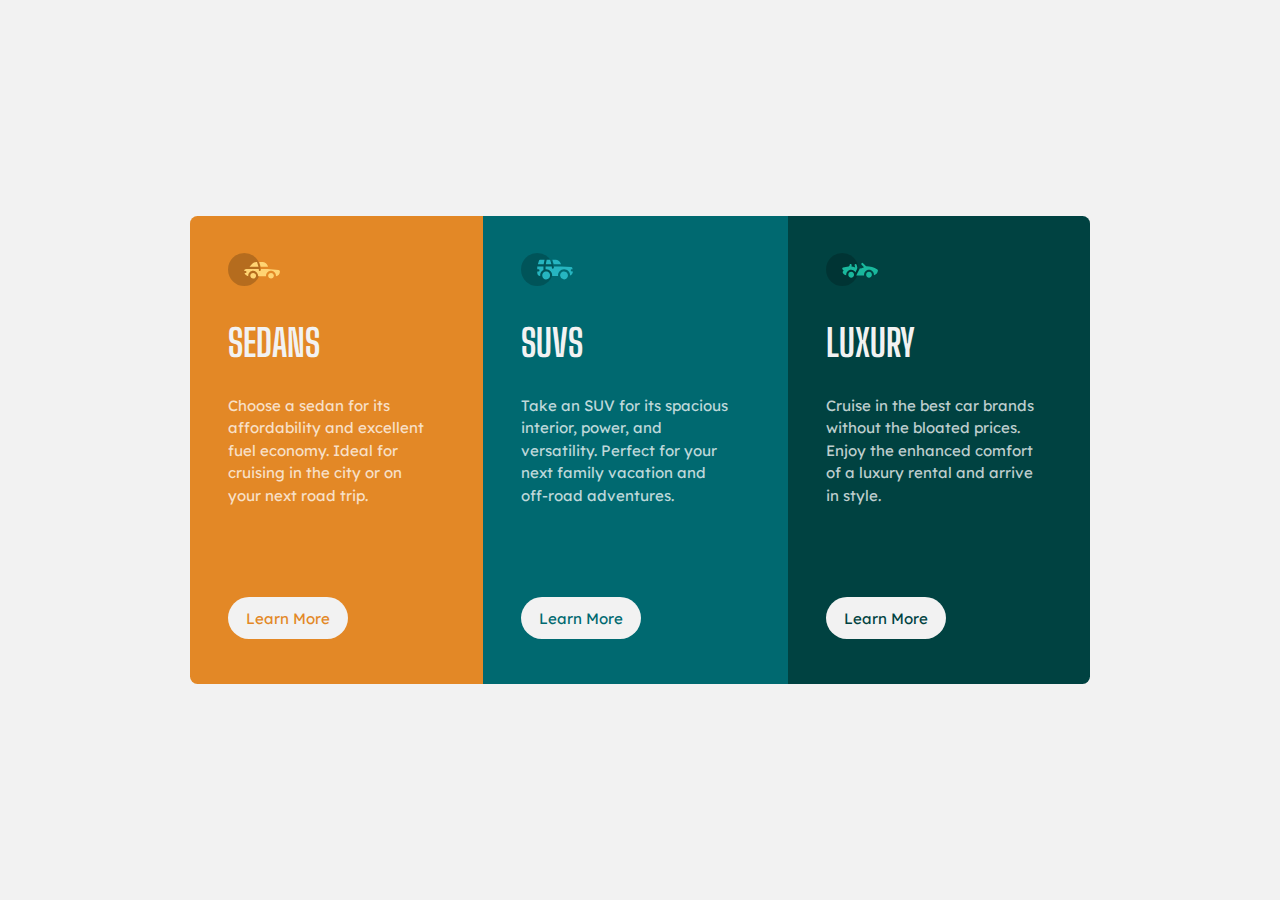
<file: column-card-component/index.html>
<!DOCTYPE html>
<html lang="en">
	<head>
		<meta charset="UTF-8">
		<meta name="viewport" content="width=device-width, initial-scale=1.0">
		<link rel="icon" type="image/png" sizes="32x32" href="./assets/images/favicon-32x32.png">
		<link rel="stylesheet" href="assets/css/style.css">
		<title>3-column preview card component</title>
	</head>

	<body>
		<main class="container">
				<section class="card01">
					<img src="assets/images/icon-sedans.svg" alt="icon-sedans">
					<h2>SEDANS</h2>
					<p>Choose a sedan for its affordability and excellent fuel economy. Ideal for cruising in the city or on your next road trip.</p>
					<div class="btn"><a href="#">Learn More</a></div>
				</section>

				<section class="card02">
					<img src="assets/images/icon-suvs.svg" alt="icon-suvs">
					<h2>SUVS</h2>
					<p>Take an SUV for its spacious interior, power, and versatility. Perfect for your next family vacation and off-road adventures.</p>
					<div class="btn"><a href="#">Learn More</a></div>
				</section>

				<section class="card03">
					<img src="assets/images/icon-luxury.svg" alt="icon-luxury">
					<h2>LUXURY</h2>
					<p>Cruise in the best car brands without the bloated prices. Enjoy the enhanced comfort of a luxury rental and arrive in style.</p>
					<div class="btn"><a href="#">Learn More</a></div>
				</section>
		</main>
	</body>
</html>
</file>
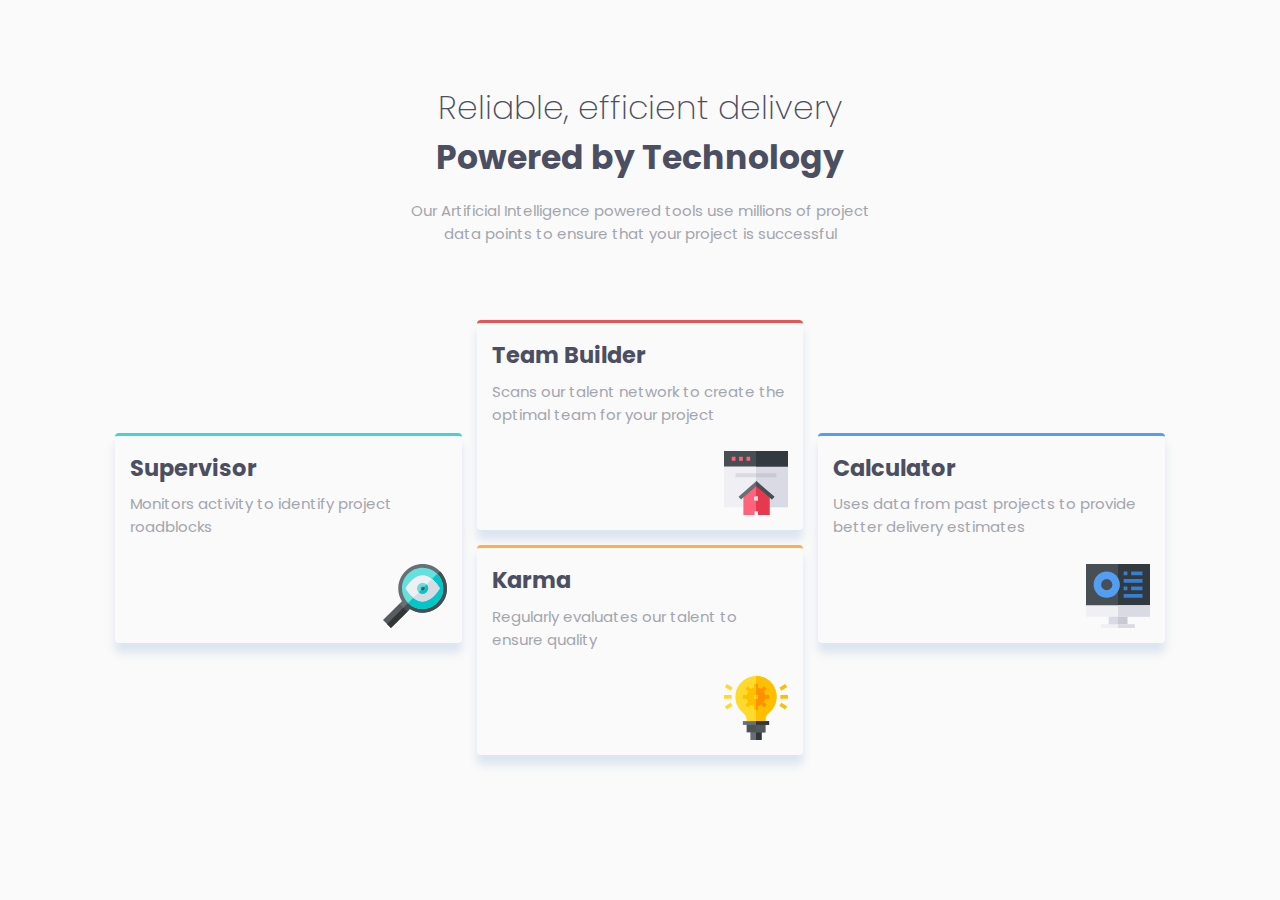
<file: four-card-component/index.html>
<!DOCTYPE html>
<html lang="en">
	<head>
		<meta charset="UTF-8">
		<meta name="viewport" content="width=device-width, initial-scale=1.0">
		<link rel="icon" type="image/png" sizes="32x32" href="./assets/images/favicon-32x32.png">
		<link rel="stylesheet" href="assets/css/style.css">
		<title>Four card feature section</title>
	</head>

	<body>
		<main class="container">
			<section class="top-content">
				<h1>
					<span>Reliable, efficient delivery</span><br>Powered by Technology
				</h1>

				<p>Our Artificial Intelligence powered tools use millions of project data points to ensure that your project is successful</p>
			</section>

			<section class="cards">
				<div class="card">
					<h2>Supervisor</h2>
					<p>Monitors activity to identify project roadblocks</p>
					<img src="./assets/images/icon-supervisor.svg" alt="icon-supervisor">
				</div>

				<div class="middle">
					<div class="card">
						<h2>Team Builder</h2>
						<p>Scans our talent network to create the optimal team for your project</p>
						<img src="./assets/images/icon-team-builder.svg" alt="icon-team-builder">
					</div>

					<div class="card">
						<h2>Karma</h2>
						<p>Regularly evaluates our talent to ensure quality</p>
						<img src="./assets/images/icon-karma.svg" alt="icon-karma">
					</div>
				</div>

				<div class="card">
					<h2>Calculator</h2>
					<p>Uses data from past projects to provide better delivery estimates</p>
					<img src="./assets/images/icon-calculator.svg" alt="icon-calculator">
				</div>
			</section>
		</main>
	</body>
</html>
</file>
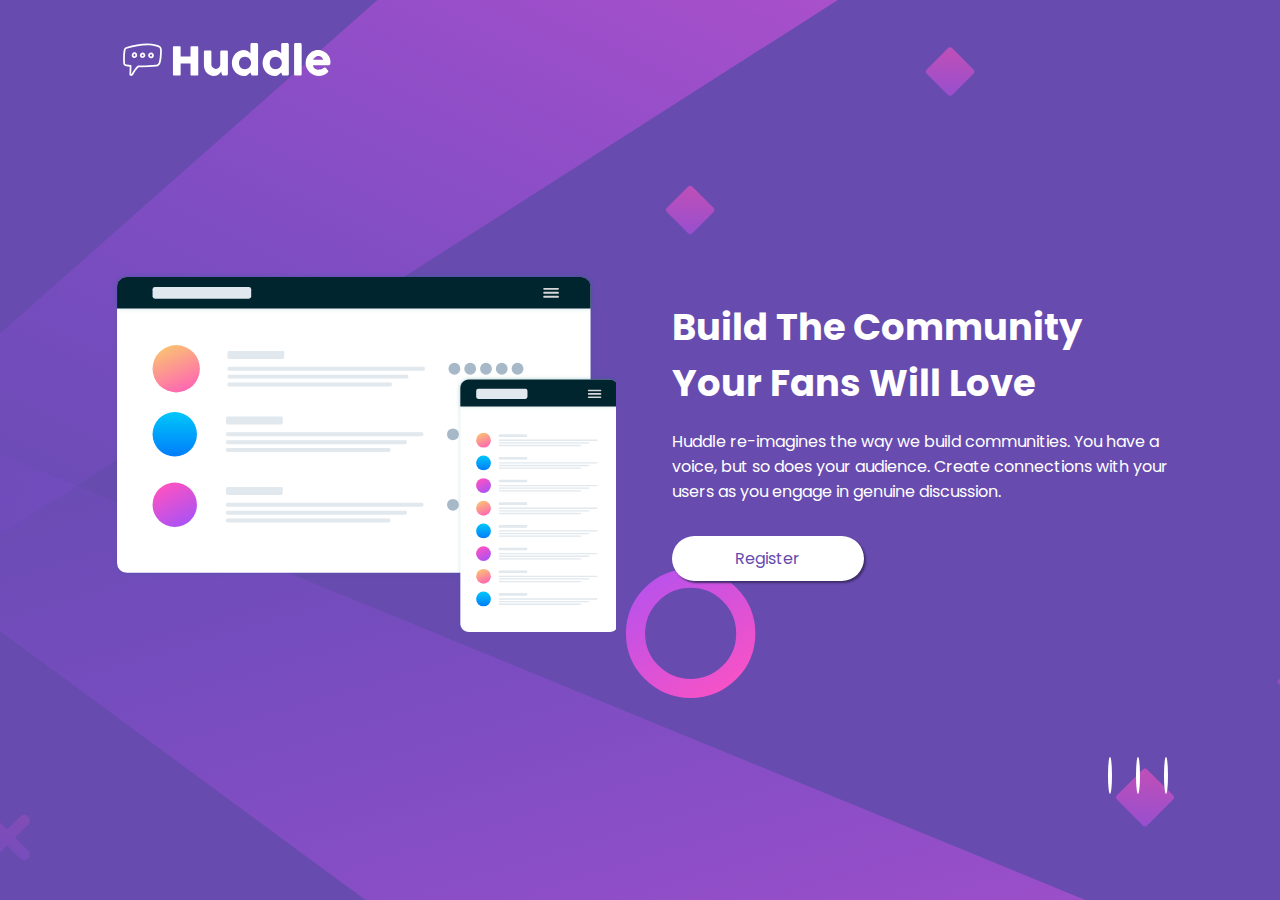
<file: huddle-landing-page/index.html>
<!DOCTYPE html>
<html lang="en">
	<head>
		<meta charset="UTF-8">
		<meta name="viewport" content="width=device-width, initial-scale=1.0">
		<link rel="icon" type="image/png" sizes="32x32" href="./assets/images/favicon-32x32.png">
		<link rel="stylesheet" href="https://cdnjs.cloudflare.com/ajax/libs/font-awesome/6.4.0/css/all.min.css" integrity="sha512-iecdLmaskl7CVkqkXNQ/ZH/XLlvWZOJyj7Yy7tcenmpD1ypASozpmT/E0iPtmFIB46ZmdtAc9eNBvH0H/ZpiBw==" crossorigin="anonymous" referrerpolicy="no-referrer"/>
		<link rel="stylesheet" href="assets/css/style.css">
		<title>Huddle landing page with single introductory section</title>
	</head>

	<body>
		<div class="container">
			<header>
				<img src="./assets/images/logo.svg" alt="logo">
			</header>

			<main>
				<section class="image">
					<img src="./assets/images/illustration-mockups.svg" alt="illustration-mockups">
				</section>

				<section class="content">
					<h1>Build The Community Your Fans Will Love</h1>
					<p>Huddle re-imagines the way we build communities. You have a voice, but so does your audience. Create connections with your users as you engage in genuine discussion.</p>
					<a href="#">Register</a>
				</section>
			</main>

			<footer>
				<a href="#"><i class="fa-brands fa-facebook-f"></i></a>
				<a href="#"><i class="fa-brands fa-twitter"></i></a>
				<a href="#"><i class="fa-brands fa-instagram"></i></a>
			</footer>
		</div>
	</body>
</html>
</file>
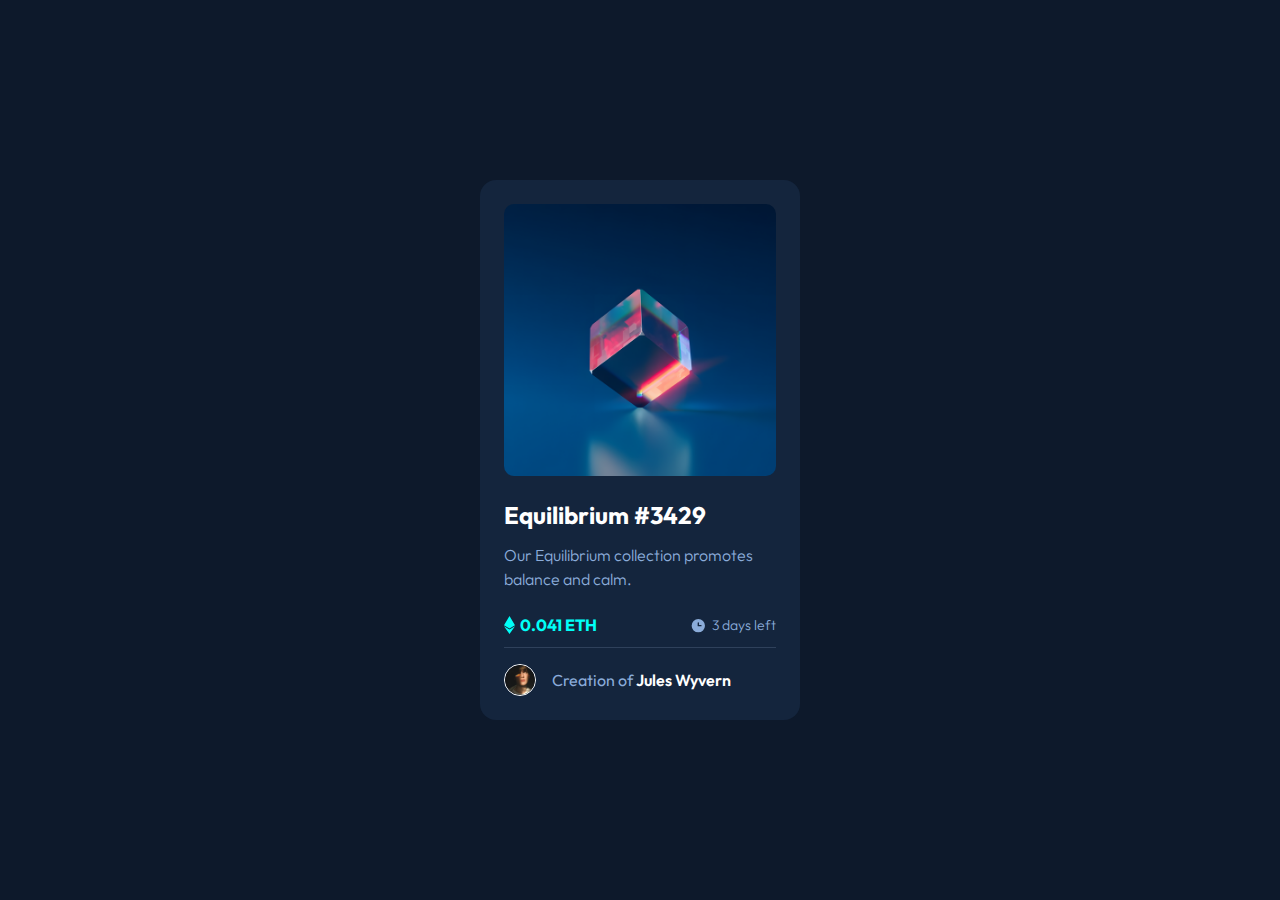
<file: nft-card-component/index.html>
<!DOCTYPE html>
<html lang="en">
	<head>
		<meta charset="UTF-8">
		<meta name="viewport" content="width=device-width, initial-scale=1.0">
		<link rel="icon" type="image/png" sizes="32x32" href="./assets/images/favicon-32x32.png">
		<link rel="stylesheet" href="assets/css/style.css">
		<title>NFT preview card component</title>
	</head>

	<body>
		<main class="container">
			<section class="card-preview">
					<img src="./assets/images/image-equilibrium_.png" alt="image-equilibrium">
			</section>

			<section class="content">
				<h2><a href="#">Equilibrium #3429</a></h2>
				<p>Our Equilibrium collection promotes balance and calm.</p>

				<div class="icons">
					<h3><img src="./assets/images/icon-ethereum.svg" alt="icon-ethereum">0.041 ETH</h3>
					<p><img src="./assets/images/icon-clock.svg" alt="icon-clock">3 days left</p>
				</div>
			</section>

			<footer>
				<img src="./assets/images/image-avatar_.png" alt="image-avatar">
				<p>Creation of <a href="#">Jules Wyvern</a> </p>
			</footer>
		</main>
	</body>
</html>
</file>
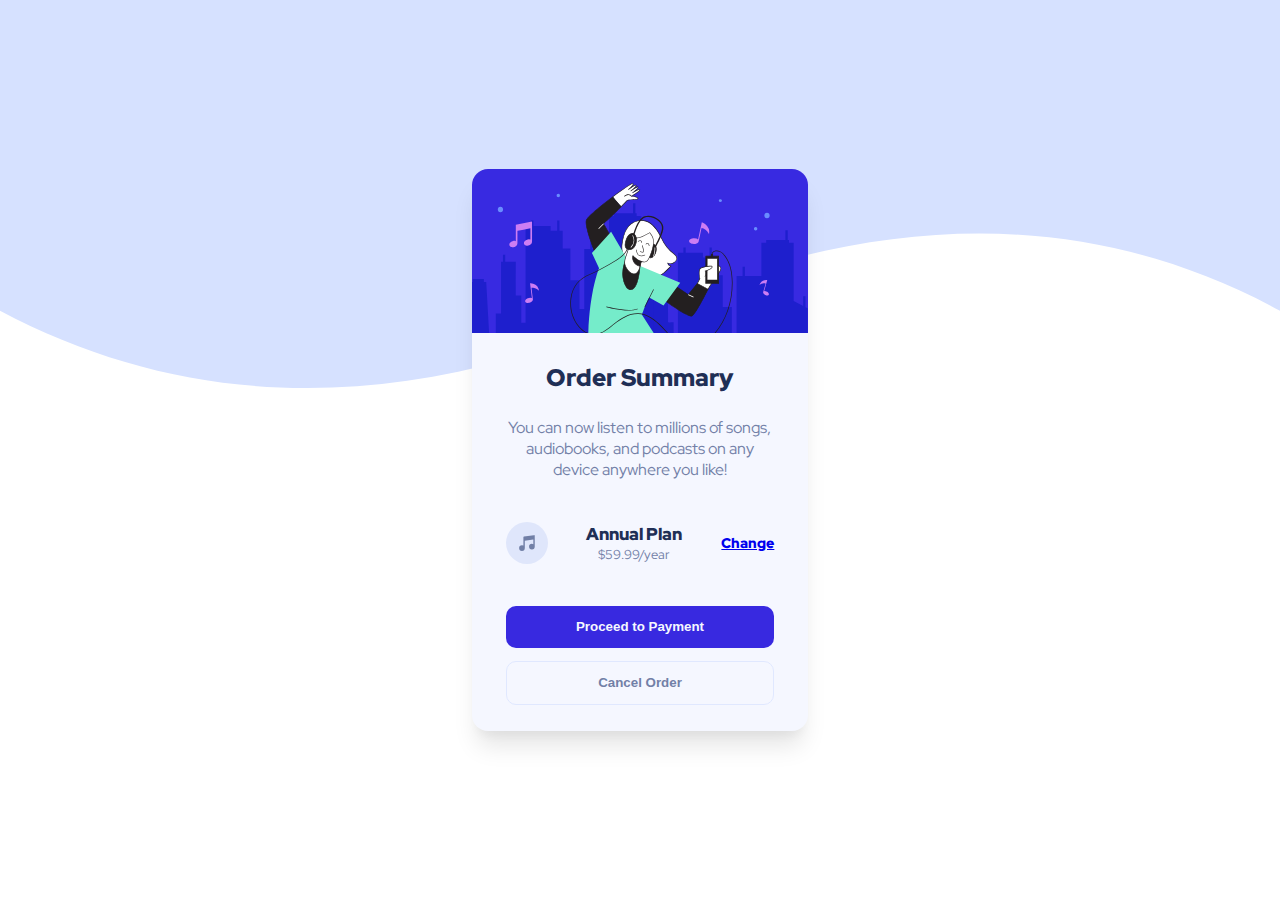
<file: order-summary-component/index.html>
<!DOCTYPE html>
<html lang="en">
	<head>
		<meta charset="UTF-8">
		<meta name="viewport" content="width=device-width, initial-scale=1.0">
		<link rel="icon" type="image/png" sizes="32x32" href="./assets/images/favicon-32x32.png">
		<link rel="stylesheet" href="assets/css/style.css">
		<title>Order summary component</title>
	</head>

	<body>
		<main class="container">
			<section>
				<img src="./assets/images/illustration-hero.svg" alt="illustration-hero-image" loading="lazy">
			</section>

			<section class="content">
				<h3>Order Summary</h3>
				<p>You can now listen to millions of songs, audiobooks, and podcasts on any device anywhere you like!</p>

				<div class="mid">
					<img src="./assets/images/icon-music.svg" alt="icon-music" loading="lazy">

					<div>
						<h4>Annual Plan</h4>
						<p>$59.99/year</p>
					</div>

					<span><a href="#">Change</a></span>
				</div>

				<div class="btns">
					<button class="btn01"><a href="#">Proceed to Payment</a></button>
					<button class="btn02"><a href="#">Cancel Order</a></button>
				</div>
			</section>
		</main>
	</body>
</html>
</file>
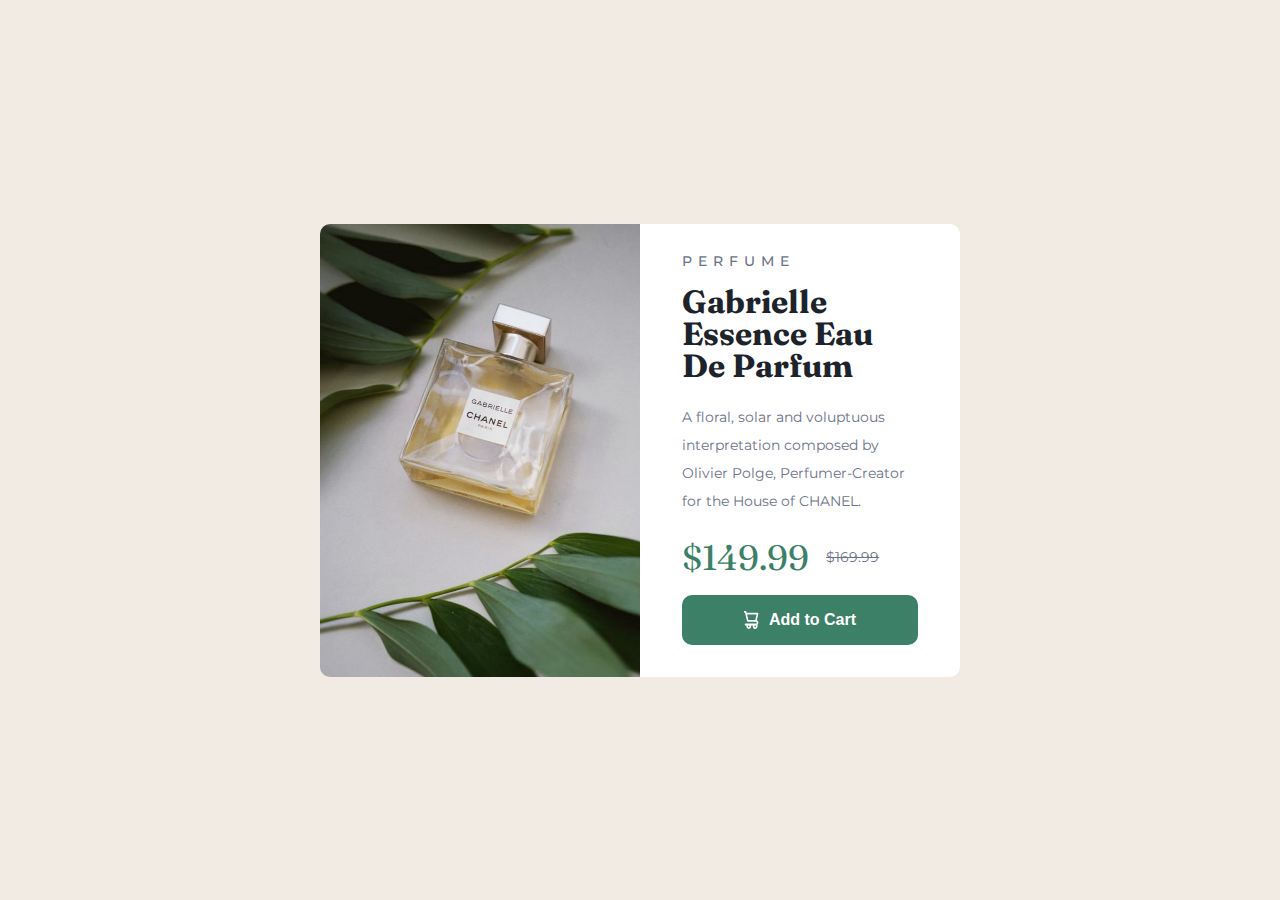
<file: product-card-component/index.html>
<!DOCTYPE html>
<html lang="en">
	<head>
		<meta charset="UTF-8">
		<meta name="viewport" content="width=device-width, initial-scale=1.0"> 
		<link rel="icon" type="image/png" sizes="32x32" href="./assets/images/favicon-32x32.png">
		<link rel="stylesheet" href="assets/css/style.css">
		<title>Product preview card component</title>
	</head>

	<body>
		<main class="container">
			<section class="main01">
				<img src="./assets/images/image-product-mobile.jpg" alt="image-product-mobile" loading="lazy">
			</section>

			<section class="main02">
				<article class="content">
					<h3>PERFUME</h3>
					<h2>Gabrielle Essence Eau De Parfum</h2>

					<p class="main-txt">
						A floral, solar and voluptuous interpretation composed by Olivier Polge,
						Perfumer-Creator for the House of CHANEL.
					</p>

					<div class="pricetag">
						<p class="price">$149.99</p>
						<p class="off-price">$169.99</p>
					</div>

					<button><img src="./assets/images/icon-cart.svg" alt="icon-cart" loading="lazy"> Add to Cart</button>
				</article>
			</section>
		</main>
	</body>
</html>
</file>
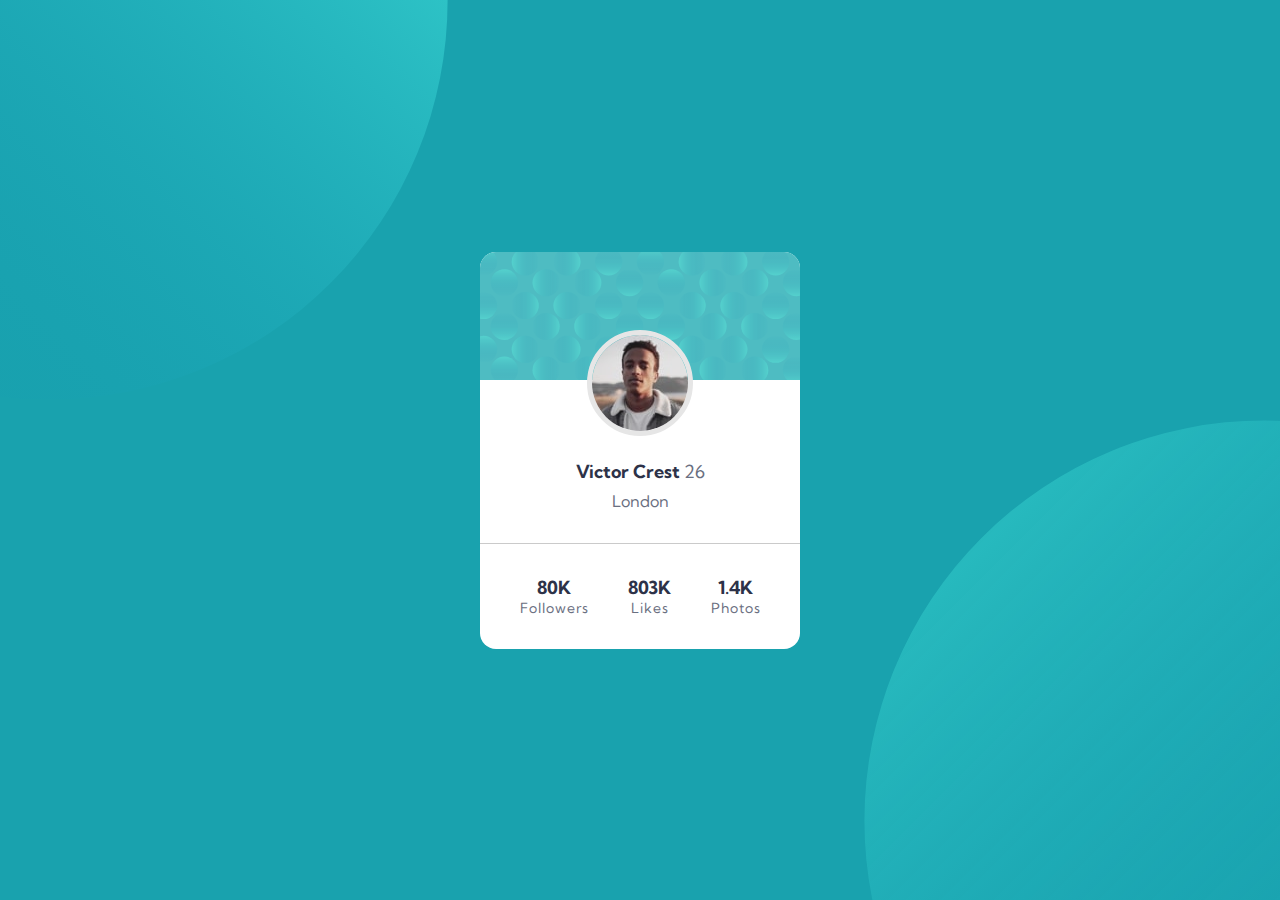
<file: profile-card-component/index.html>
<!DOCTYPE html>
<html lang="en">
	<head>
		<meta charset="UTF-8">
		<meta name="viewport" content="width=device-width, initial-scale=1.0">
		<link rel="icon" type="image/png" sizes="32x32" href="./assets/images/favicon-32x32.png">
		<link rel="stylesheet" href="assets/css/style.css">
		<title>Profile card component</title>
	</head>

	<body>
		<img class="pattern-top" src="./assets/images/bg-pattern-top.svg" alt="bg-pattern-top">

		<main class="container">
			<!--section01-->
			<section class="bg">
				<img src="./assets/images/image-victor.jpg" alt="image-victor">
			</section>

			<!--section02-->
			<section class="info">
				<h1>Victor Crest <span>26</span></h1>
				<p class="subtitle">London</p>

				<div class="stats">
					<h2>80K <p>Followers</p></h2>
					<h2>803K <p>Likes</p></h2>
					<h2>1.4K <p>Photos</p></h2>
				</div>
			</section>
		</main>

		<img class="pattern-bottom" src="./assets/images/bg-pattern-bottom.svg" alt="bg-pattern-bottom">
	</body>
</html>
</file>
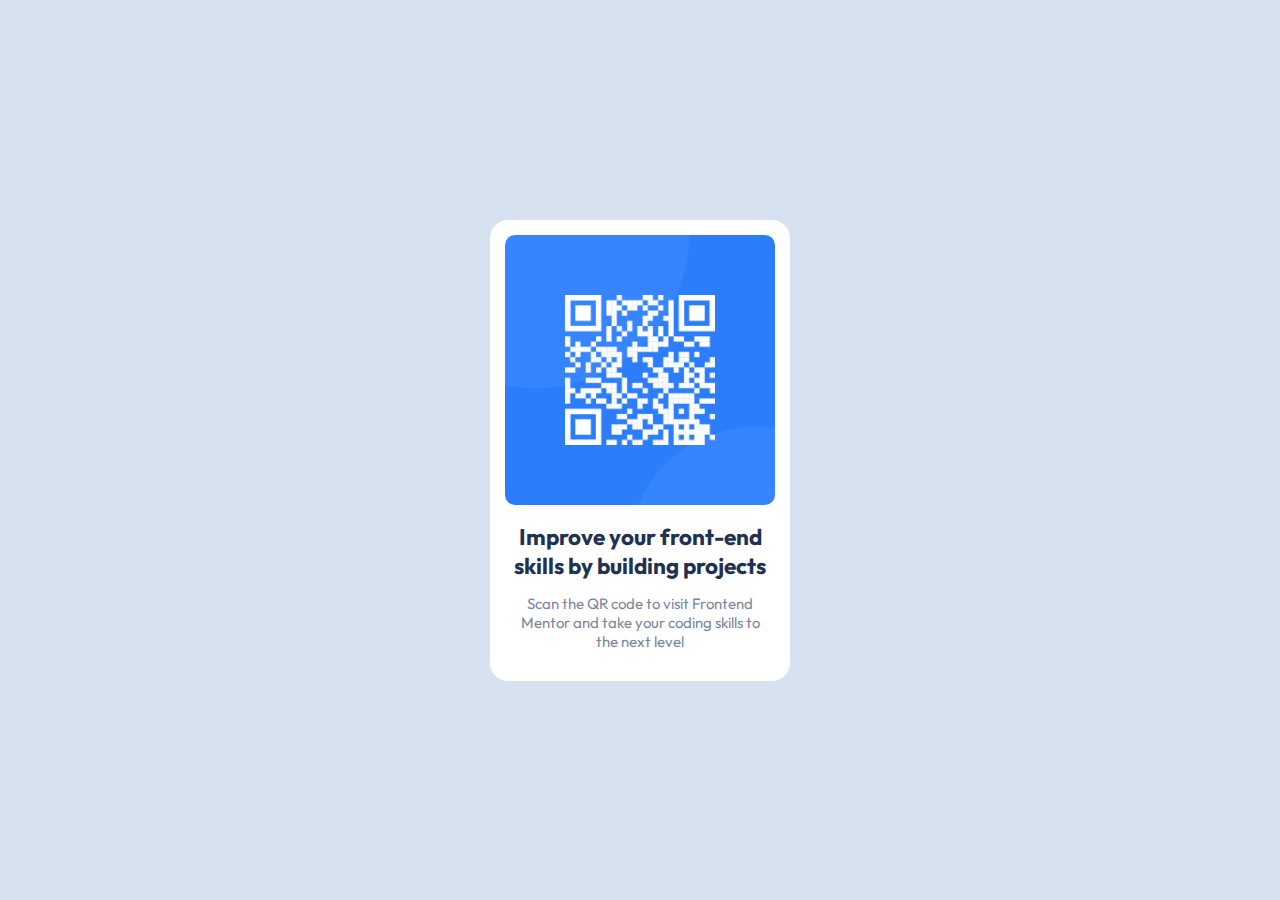
<file: qr-code-component/index.html>
<!DOCTYPE html>
<html lang="en">
	<head>
		<meta charset="UTF-8">
		<meta name="viewport" content="width=device-width, initial-scale=1.0"> 
		<link rel="icon" type="image/png" sizes="32x32" href="./assets/images/favicon-32x32.png">
		<link rel="stylesheet" href="assets/css/style.css">
		<title>QR code component</title>
	</head>

	<body>
		<main class="container">
			<section class="card">
				<img src="assets/images/image-qr-code.png" alt="image-qr-code">

				<article class="text">
					<h2>Improve your front-end skills by building projects</h2>
					<p>Scan the QR code to visit Frontend Mentor and take your coding skills to the next level</p>
				</article>
			</section>
		</main>
	</body>
</html>
</file>
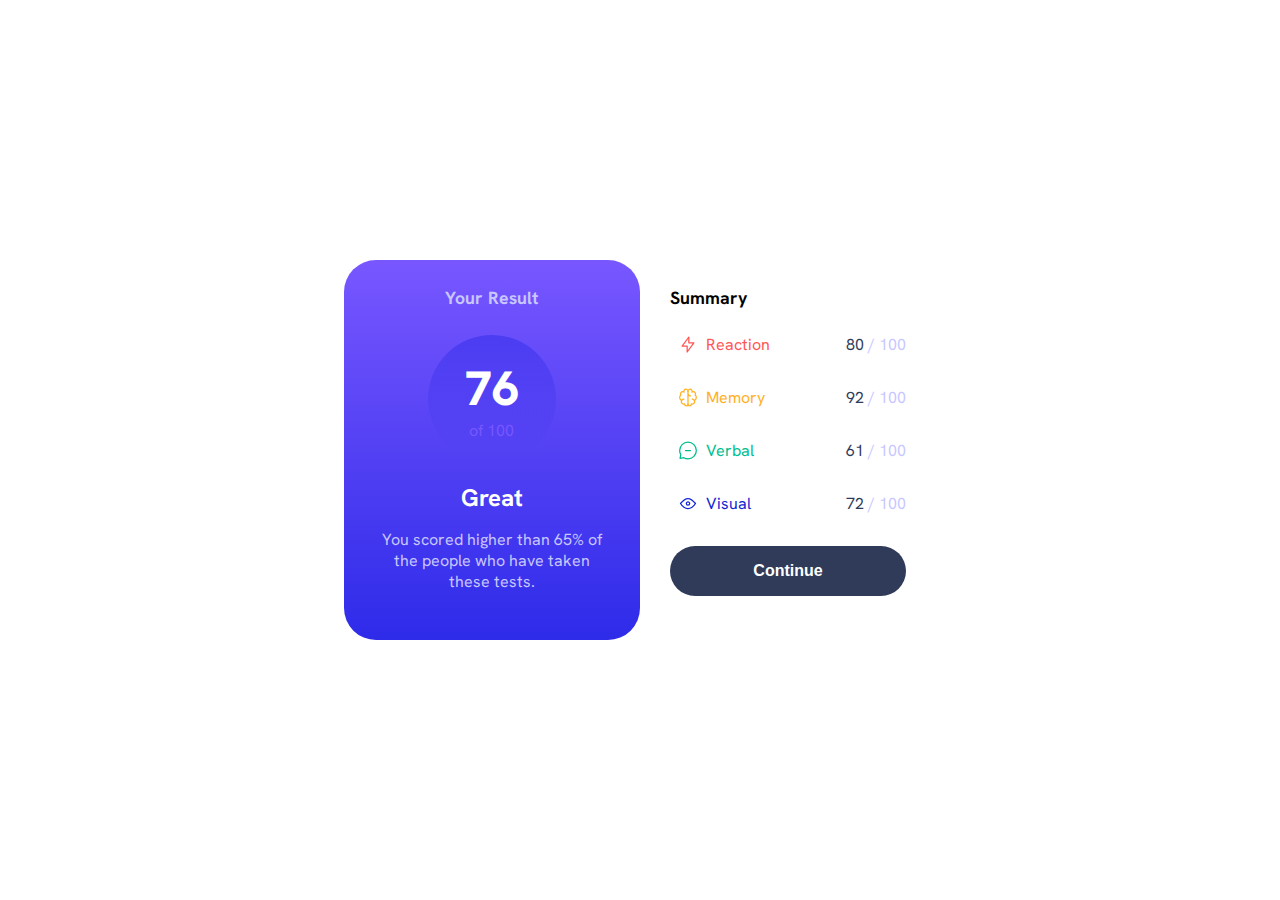
<file: results-summary-component/index.html>
<!DOCTYPE html>
<html lang="en">
	<head>
		<meta charset="UTF-8">
		<meta name="viewport" content="width=device-width, initial-scale=1.0">
		<link rel="icon" type="image/png" sizes="32x32" href="./assets/images/favicon-32x32.png">
		<link rel="stylesheet" href="assets/css/style.css">
		<title>Results summary component</title>
	</head>

	<body>
		<main class="container">
			<section class="main01">
				<div class="content">
					<h2>Your Result</h2>
					<p class="circle"><span>76</span>of 100</p>
					<h3>Great</h3>
					<p>You scored higher than 65% of the people who have taken these tests.</p>
				</div>
			</section>

			<section class="main02">
				<article class="content">
					<h2>Summary</h2>

					<div class="main-txt">
						<div class="icons">
							<p class="p1"><img class="icon" src="assets/images/icon-reaction.svg" alt="icon-reaction">Reaction</p><p class="l-number"><span>80&nbsp;</span>/ 100</p>
						</div>

						<div class="icons">
							<p class="p2"><img class="icon" src="assets/images/icon-memory.svg" alt="icon-memory">Memory</p><p class="l-number"><span>92&nbsp;</span>/ 100</p>
						</div>

						<div class="icons">
							<p class="p3"><img class="icon" src="assets/images/icon-verbal.svg" alt="icon-verbal">Verbal</p><p class="l-number"><span>61&nbsp;</span>/ 100</p>
						</div>

						<div class="icons">
							<p class="p4"><img class="icon" src="assets/images/icon-visual.svg" alt="icon-visual">Visual</p><p class="l-number"><span>72&nbsp;</span>/ 100</p>
						</div>
					</div>

					<button><a href="#">Continue</a></button>
				</article>
			</section>
		</main>
	</body>
</html>
</file>
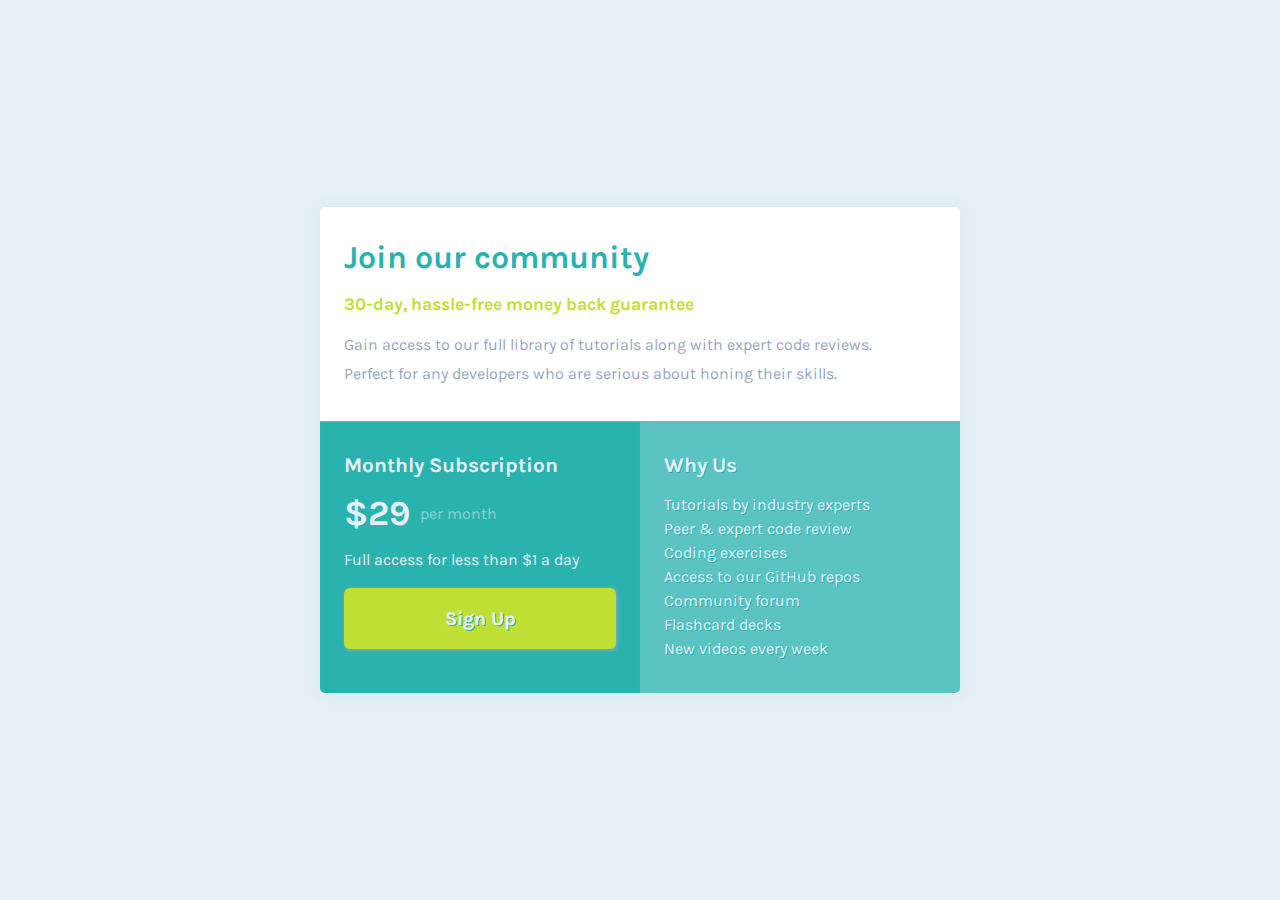
<file: single-price-grid-component/index.html>
<!DOCTYPE html>
<html lang="en">
	<head>
		<meta charset="UTF-8">
		<meta name="viewport" content="width=device-width, initial-scale=1.0">
		<link rel="icon" type="image/png" sizes="32x32" href="./assets/images/favicon-32x32.png">
		<link rel="stylesheet" href="assets/css/style.css">
		<title>Single Price Grid Component</title>
	</head>

	<body>
		<main class="container">
			<section class="top-content">
				<h1>Join our community</h1>
				<h2>30-day, hassle-free money back guarantee</h2>
				<p> Gain access to our full library of tutorials along with expert code reviews. Perfect for any developers who are serious about honing their skills.</p>
			</section>

			<div class="bottom-content">
				<section class="content02">
					<h2>Monthly Subscription</h2>
					<p><span class="price">&dollar;29</span><span class="month">per month</span></p>
					<p>Full access for less than &dollar;1 a day</p>
					<a href="#">Sign Up</a>
				</section>

				<section class="content03">
					<h2>Why Us</h2>
					<p>
						Tutorials by industry experts <br>
						Peer &amp; expert code review <br>
						Coding exercises <br>
						Access to our GitHub repos <br>
						Community forum <br>
						Flashcard decks <br>
						New videos every week <br>
					</p>
				</section>
			</div>
		</main>
	</body>
</html>
</file>
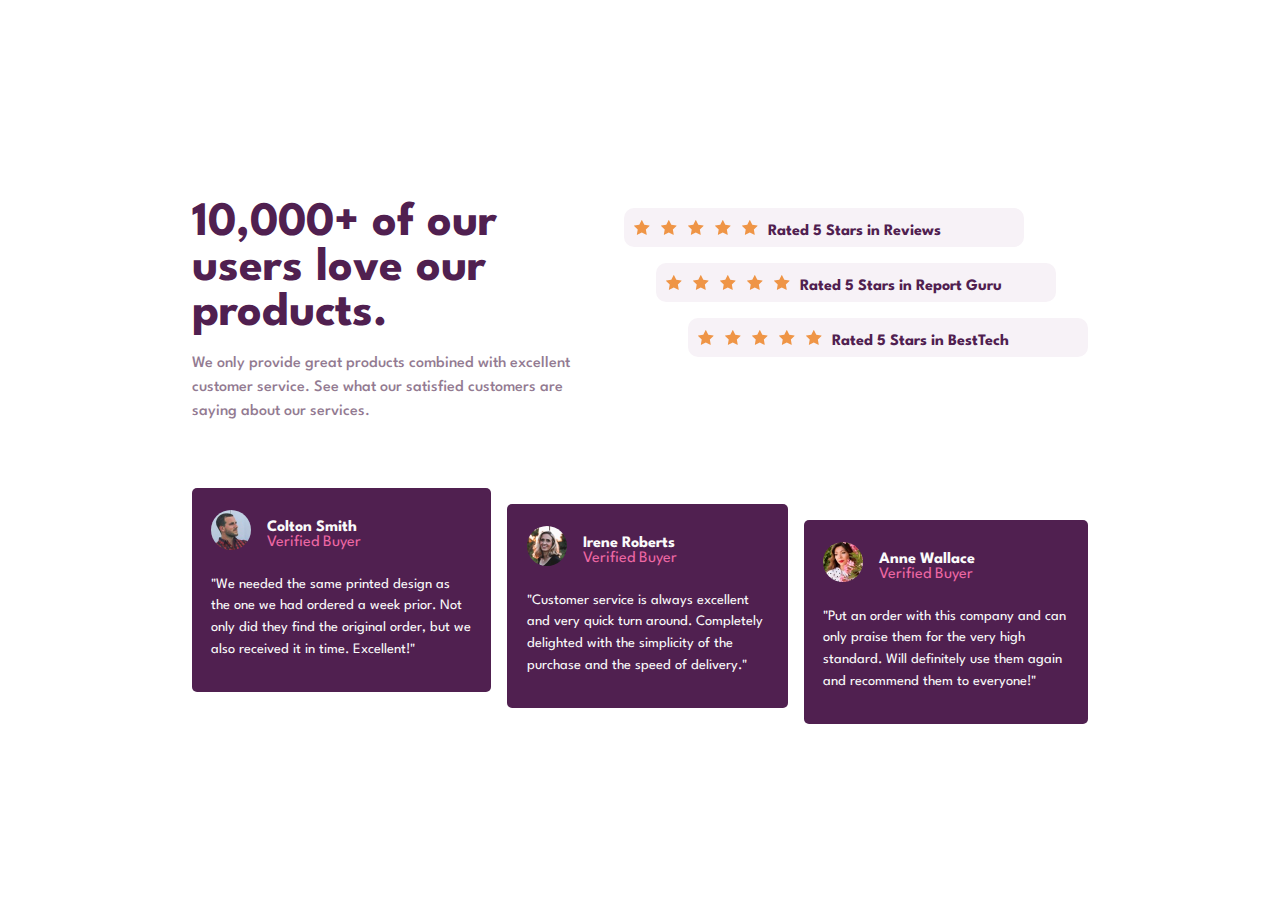
<file: social-proof-section/index.html>
<!DOCTYPE html>
<html lang="en">
	<head>
		<meta charset="UTF-8"/>
		<meta name="viewport" content="width=device-width, initial-scale=1.0"/>
		<link rel="icon" type="image/png" sizes="32x32" href="./assets/images/favicon-32x32.png"/>
		<link rel="stylesheet" href="assets/css/style.css">
		<title>Social proof section</title>
	</head>

	<body>
		<main class="container">
			<section class="content">
				<div class="title">
					<h1>10,000+ of our users love our products.</h1>
					<p>
						We only provide great products combined with excellent customer service. See what our satisfied customers are saying about our services.
					</p>
				</div>

				<div class="stars">
					<div>
						<img src="assets/images/icon-star.svg" alt="icon-star">
						<img src="assets/images/icon-star.svg" alt="icon-star">
						<img src="assets/images/icon-star.svg" alt="icon-star">
						<img src="assets/images/icon-star.svg" alt="icon-star">
						<img src="assets/images/icon-star.svg" alt="icon-star">
						<p>Rated 5 Stars in Reviews</p>
					</div>

					<div>
						<img src="assets/images/icon-star.svg" alt="icon-star">
						<img src="assets/images/icon-star.svg" alt="icon-star">
						<img src="assets/images/icon-star.svg" alt="icon-star">
						<img src="assets/images/icon-star.svg" alt="icon-star">
						<img src="assets/images/icon-star.svg" alt="icon-star">
						<p>Rated 5 Stars in Report Guru</p>
					</div>

					<div>
						<img src="assets/images/icon-star.svg" alt="icon-star">
						<img src="assets/images/icon-star.svg" alt="icon-star">
						<img src="assets/images/icon-star.svg" alt="icon-star">
						<img src="assets/images/icon-star.svg" alt="icon-star">
						<img src="assets/images/icon-star.svg" alt="icon-star">
						<p>Rated 5 Stars in BestTech</p>
					</div>
				</div>
			</section>

			<section class="cards">
				<div class="card">
					<div class="card-header">
						<img src="assets/images/image-colton.jpg" alt="image-colton">
						<div>
							<h2>Colton Smith</h2>
							<h3>Verified Buyer</h3>
						</div>
					</div>

					<p>
						"We needed the same printed design as the one we had ordered a week prior. Not only did they find the original order, but we also received it in time. Excellent!"
					</p>
				</div>

				<div class="card">
						<div class="card-header">
							<img src="assets/images/image-irene.jpg" alt="image-irene">
							<div>
								<h2>Irene Roberts</h2>
								<h3>Verified Buyer</h3>
							</div>
						</div>

					<p>
						"Customer service is always excellent and very quick turn around. Completely delighted with the simplicity of the purchase and the speed of delivery."
					</p>
				</div>

				<div class="card">
					<div class="card-header">
						<img src="assets/images/image-anne.jpg" alt="image-anne">
						<div>
							<h2>Anne Wallace</h2>
							<h3>Verified Buyer</h3>
						</div>
					</div>

					<p>
						"Put an order with this company and can only praise them for the very high standard. Will definitely use them again and recommend them to everyone!"
					</p>
				</div>
			</section>
		</main>
	</body>
</html>
</file>
<file: column-card-component/assets/css/style.css>
@charset "UTF-8";

@import url('https://fonts.googleapis.com/css2?family=Lexend+Deca&display=swap');
@import url('https://fonts.googleapis.com/css2?family=Big+Shoulders+Display:wght@700&display=swap');

:root {
	/* Color palette */
	/* primary */
	--clr0:#e38826;
	--clr1:#006970;
	--clr2:#004241;

	/* neutral */
	--clr3:#ffffffbf;	/* p */
	--clr4:#f2f2f2;	/* bg, headings, buttons */
}

/* General */
*, ::before, ::after {
	box-sizing: border-box;
	margin: 0;
	outline: 0;
	padding: 0;
}

body {
	background-color: var(--clr4);
	display: flex;
	font-family: 'Lexend Deca', sans-serif;
	font-size: 15px;
	min-height: 100vh;
}

.container {
	border-radius: .5em;
	margin: auto;
	max-width: 22em;
	overflow: hidden;
}

section {
	padding-left: 2.5em;
}

img {
	margin-top: 2.5em;
	width: 3.5em;
}

h2 {
	color: var(--clr4);
	font-family: 'Big Shoulders Display', cursive;
	font-size: 2.5em;
	margin: .8em 0;
}

p {
	color: var(--clr3);
	line-height: 1.5;
	max-width: 79%;
}

.btn {
	display: flex;
}

a {
    align-items: center;
    background-color: var(--clr4);
    border: none;
    border-radius: 2em;
    display: flex;
    height: 2.8em;
    justify-content: center;
    margin-bottom: 3em;
    margin-top: 2em;
	text-decoration: none;
    width: 8em;
}

a:hover {
	background-color: transparent;
	border: 2px solid var(--clr4);
	color: var(--clr4)!important;
}

/* card01 */
.card01 {
	background-color: var(--clr0);
}

.card01 a {
	color: var(--clr0);
}

/* card02 */
.card02 {
	background-color: var(--clr1);
}

.card02 a {
	color: var(--clr1);
}

/* card03 */
.card03 {
	background-color: var(--clr2);
}

.card03 a {
	color: var(--clr2);
}

/* Desktops */
@media screen and (min-width: 992px) {
	.container {
		display: flex;
		max-width: 60em;
	}

	p {
		margin-bottom: 4em;
	}
}
</file>
<file: four-card-component/assets/css/style.css>
@charset "UTF-8";

@import url('https://fonts.googleapis.com/css2?family=Poppins:wght@200;400;600&display=swap');

:root {
	/* Color palette */
	/* primary */
	--clr0:#ea5353;
	--clr1:#45d3d3;
	--clr2:#fcaf4a;
	--clr3:#549ef2;

	/* neutral */
	--clr4:#4c4e61;
	--clr5:#a3a5ae;
	--clr6:#fafafa;
}

/* General */
*, ::before, ::after {
	box-sizing: border-box;
	margin: 0;
	outline: 0;
	padding: 0;
}

body {
	background-color: var(--clr6);
	font-family: 'Poppins', sans-serif;
	font-size: 15px;
}

p {
	color: var(--clr5);
}

/* Container */
.container {
    margin: auto;
	max-width: 20em;
}

/* Top-content */
.top-content {
	margin: auto;
	max-width: 32em;
	text-align: center;
}

.top-content h1 {
	color: var(--clr4);
	margin-bottom: .5em;
	margin-top: 2.5em;
}

.top-content h1 span {
	font-weight: 200;
}

/* Cards */
.cards > * {
	flex: 1 1 100%;
}

.cards {
	margin: 4em 0;
}

.card {
	border-radius: 4px;
	box-shadow: #4e82be2d 0px 10px 10px;
	height: 14em;
	margin: 1em 0;
	padding: 1em;
	position: relative;
}

.card h2 {
	color: var(--clr4);
}

.card p {
	margin-top: .5em;
}

.card img {
	bottom: 0;
	padding: 1em;
	position: absolute;
	right: 0;
}

.card:nth-child(1) {
	border-top: 3px solid var(--clr1);
}

.middle .card:nth-child(1) {
	border-top: 3px solid var(--clr0);
}

.middle .card:nth-child(2) {
	border-top: 3px solid var(--clr2);
}

.card:nth-child(3) {
	border-top: 3px solid var(--clr3);
}

/* Desktops */
@media screen and (min-width: 992px) {
	.container {
		max-width: 70em;
	}

	.top-content h1 {
		font-size: 2.2em;
	}

	.cards {
		align-items: center;
		display: flex;
		gap: 1em;
	}
}
</file>
<file: huddle-landing-page/assets/css/style.css>
@charset "UTF-8";

@import url('https://fonts.googleapis.com/css2?family=Poppins:wght@400;600&display=swap');

:root {
	/* Color palette */
	/* primary */
	--clr0:#674baf;
	--clr1:#e882e8;

	/* neutral */
	--clr2:#fff;
}

/* General */
*, ::before, ::after {
	box-sizing: border-box;
	margin: 0;
	outline: 0;
	padding: 0;
}

body {
	background: var(--clr0) url(../images/bg-mobile.svg) top no-repeat fixed;
	background-size: 100% 50%;
	display: flex;
	font-family: 'Poppins', sans-serif;
	height: 100vh;
}

.container {
	margin: 0 auto;
	max-width: 20.5em;
}

/* Header */
header img {
	margin-top: 2em;
	width: 9em;
}

/* Main */
main {
	color: var(--clr2);
	margin: 3em 0;
	text-align: center;
}

/* Section01 */
.image img {
	width: 90%;
}

/* Section02 */
.content h1 {
	font-size: 1.6em;
	margin-bottom: .5em;
	margin-top: 2em;
}

.content a {
	background-color: var(--clr2);
	border-radius: 2em;
	box-shadow: 2px 2px 2px #3f2e6b;
	color: var(--clr0);
	display: flex;
	justify-content: center;
	margin: auto;
	margin-top: 2em;
	padding: .6em 0;
	text-decoration: none;
	transition: all .2s ease-in-out;
	width: 15em;
}

.content a:hover{
	background-color: var(--clr1);
	color: var(--clr2);
}

/* Footer */
footer {
	display: flex;
	gap: 1em;
	justify-content: center;
	margin-bottom: 2em;
}

footer i::before {
	align-items: center;
	display: flex;
	height: 100%;
	justify-content: center;
}

footer i {
    border: 2px solid var(--clr2);
    border-radius: 50%;
	color: var(--clr2);
	transition: all .2s ease-in-out;
    height: 2em;
    width: 2em;
}

footer i:hover {
	border: 2px solid var(--clr1);
	color: var(--clr1);
	transform: scale(1.1);
}

/* Desktops */
@media screen and (min-width:992px) {
	body {
		background-image: url(../images/bg-desktop.svg);
		background-size: cover;
	}

	.container {
		display: flex;
		flex-wrap: wrap;
		max-width: 70em;
		padding: 0 2em;
	}

	/* Header */
	header {
		width: 100%;
	}

	header img {
		width: 14em;
	}

	/* Main */
	main {
		align-items: center;
		display: flex;
		margin: 0;
		text-align: left;
	}

	/* Section02 */
	.content {
		max-width: 47%;
	}

	.content h1 {
		font-size: clamp(1em, 4.1vh, 3em);
		margin-top: 0em;
	}

	.content a {
		margin: 2em 0;
		width: 12em;
	}

	/* Footer */
	footer {
		align-items: center;
		font-size: 1.5em;
		justify-content: right;
		width: 100%;
	}
}
</file>
<file: nft-card-component/assets/css/style.css>
@charset "UTF-8";

@import url('https://fonts.googleapis.com/css2?family=Outfit:wght@300;400;600&display=swap');

:root {
	/* Color palette */
	/* primary */
	--clr0:#8bacda;
	--clr1:#00fff7;

	/* neutral */
	--clr2:#0d192b;  /* main bg */
	--clr3:#14253d;  /* card bg */
	--clr4:#2f415b;  /* line */
	--clr5:#fff;     /* card bg */
}

/* General */
*, ::before, ::after {
	box-sizing: border-box;
	margin: 0;
	outline: 0;
	padding: 0;
}

body {
	background-color: var(--clr2);
	display: flex;
	font-family: 'Outfit', sans-serif;
	height: 100vh;
}

/* Main */
.container {
	background-color: var(--clr3);
	border-radius: 1em;
	margin: auto;
	max-width: 20em;
}

/* Card-preview */
.card-preview {
	cursor: pointer;
	height: 20em;
    position: relative;
}

.card-preview::after {
	align-items: center;
	content: url("../images/icon-view.svg");
	display: flex;
	inset: 0;
	justify-content: center;
	opacity: 0;
	transition: all .2s ease-in-out;
}

.card-preview::after,
.card-preview img {
	border-radius: 10px;
	margin: 1.5em 0;
	position: absolute;
	width: 100%;
}
.card-preview:is(:hover, :focus)::after {
	background-color: #00fff766;
	opacity: 1;
}

/* Content */
.content, .card-preview {
	margin: auto;
	max-width: 85%;
}

.content h2 a {
	color: var(--clr5);
	text-decoration: none;
}

.content p {
	color: var(--clr0);
	font-weight: 300;
	line-height: 1.5;
	padding: .8em 0;
}

/* Icons */
.icons {
	display: flex;
	flex-wrap: wrap;
	font-size: 14px;
    justify-content: space-between;
}

.icons::after {
	background-color: var(--clr4);
	content: '';
	height: 1px;
	width: 100%;
}

.icons h3 {
	color: var(--clr1);
}

.icons h3, .icons p {
	align-items: center;
	display: flex;
	gap: 5px;
}

/* Footer */
footer {
	align-items: center;
    display: flex;
    margin: 1em auto 1.5em;
    max-width: 85%;
}

footer img {
	border: 1px solid var(--clr5);
	border-radius: 50%;
	margin-right: 1em;
	width: 2em;
}

footer p {
	color: var(--clr0);
}

footer a {
	color: var(--clr5);
	font-weight: 600;
	text-decoration: none;
}

/* Hover */
.content h2 a:hover, footer a:hover {
	color: var(--clr1);
}
</file>
<file: order-summary-component/assets/css/style.css>
@charset "UTF-8";

@import url('https://fonts.googleapis.com/css2?family=Red+Hat+Display:wght@500;700;900&display=swap');

:root {
	/* Color palette */
	/* primary */
	--clr0:#e0e8ff;
	--clr1:#3829e0;

	/* neutral */
	--clr2:#f5f7ff;
	--clr3:#7280a7;
	--clr4:#1f2f56;
}

/* General */
*, ::before, ::after {
	box-sizing: border-box;
	margin: 0;
	outline: 0;
	padding: 0;
}

body {
	background: url(../images/pattern-background-mobile.svg) no-repeat top/contain;
	display: flex;
    font-family: 'Red Hat Display', sans-serif;
    min-height: 100vh;
}

/* Main */
.container {
	background-color: var(--clr2);
	border-radius: 1em;
	box-shadow: rgba(0, 0, 0, 0.1) 0px 20px 25px -5px, rgba(0, 0, 0, 0.04) 0px 10px 10px -5px;
	margin: auto;
	max-width: 21em;
	overflow: hidden;
}

.container img {
	width: 100%;
}

/* Content */
.content {
	margin: auto;
	max-width: 80%;
}

.content h3 {
	color: var(--clr4);
	font-size: 1.5em;
	font-weight: 900;
	padding: 1em 0;
	text-align: center;
}

.content p {
	color: var(--clr3);
	text-align: center;
}

/* Mid */
.mid {
	align-items: center;
	display: flex;
	font-size: 14px;
	justify-content: space-between;
	margin: 2em 0;
	padding: 1em 0;
}

.mid img {
	width: 3em;
}

.mid div {
    font-size: 1.2em;
}

.mid h4 {
	color: var(--clr4);
	font-weight: 900;
}

.mid p {
	font-size: .8em;
}

.mid span a {
	font-weight: 900;
}

.mid span a:hover {
	color: #7463da;
	text-decoration: none;
}

/* Buttons */
.btns button {
	border-radius: 10px;
	cursor: pointer;
	font-weight: 900;
	transition: all .2s ease-in-out;
	width: 100%;
}

.btn01 {
	background-color: var(--clr1);
	border: none;
	padding: 1em 0;
}

.btn01:hover {
	background-color: #7463da;
}

.btn01 a {
	color: var(--clr2);
	text-decoration: none;
}

.btn02 {
	background-color: var(--clr2);
	border: 1px solid var(--clr0);
	margin-bottom: 2em;
	margin-top: 1em;
	padding: 1em;
}

.btn02 a {
	color: var(--clr3);
	text-decoration: none;
	transition: all .2s ease-in-out;
}

.btn02:hover a {
	color: var(--clr4);
}

/* Desktops */
@media screen and (min-width: 992px) {
	body {
		background: url(../images/pattern-background-desktop.svg) no-repeat top/contain;
	}
}
</file>
<file: product-card-component/assets/css/style.css>
@charset "UTF-8";

@import url('https://fonts.googleapis.com/css2?family=Montserrat:wght@500;700&display=swap');
@import url('https://fonts.googleapis.com/css2?family=Fraunces:wght@700&display=swap');

:root {
	/* Color palette */
	/* primary */
	--clr0:#3c8067;
	--clr1:#f2ebe3;

	/* neutral */
	--clr2:#1c232b;
	--clr3:#6c7289;
	--clr4:#ffffff;
}

/* General */
*, ::before, ::after {
	box-sizing: border-box;
	margin: 0;
	outline: 0;
	padding: 0;
}

body {
	background-color: var(--clr1);
	display: flex;
	font-family: 'Fraunces', serif;
	height: 100vh;
}

.container > *,
section > * {
	flex: 1 1 100%;
}

/* Container */
.container {
	border-radius: 10px;
	display: flex;
	flex-wrap: wrap;
	margin: auto;
    max-width: 25em;
	overflow: hidden;
}

/* Section01 */
.main01 img {
	display: block;
	height: 100%;
	width: 100%;
}

/* Section02 */
.main02 {
	background-color: var(--clr4);
}

.main02 h3, .main-txt, .off-price {
	font-size: 14px;
}

.main02 .content {
	margin: auto;
	max-width: 74%;
}

.main02 h3 {
	color: var(--clr3);
	font-family: 'Montserrat', sans-serif;
	font-weight: 500;
	letter-spacing: 6px;
	margin-top: 2em;
}

.main02 h2 {
	color: var(--clr2);
	font-size: 2em;
	line-height: 1em;
	margin-top: .5em;
}

.main02 .main-txt {
	color: var(--clr3);
	font-family: 'Montserrat', sans-serif;
	line-height: 2em;
	padding: 1.5em 0;
}

.main02 .pricetag {
	align-items: center;
	display: flex;
}

.main02 .price {
	color: var(--clr0);
	font-size: 2.2em;
	margin-right: .5em;
}

.main02 .off-price {
	color: var(--clr3);
	font-family: 'Montserrat', sans-serif;
	text-decoration: line-through;
}

/* Button */
button {
	background-color: var(--clr0);
	border: none;
	border-radius: 10px;
	color: var(--clr4);
	display: flex;
	font-size: 1em;
	font-weight: 700;
	justify-content: center;
	margin: 1em 0 2em;
	padding: 1em 0;
	text-align: center;
	transition: all .2s ease-in-out;
	width: 100%;
}

button:hover {
	background-color: var(--clr2);
	cursor: pointer;
}

button img {
	margin-right: 10px;
}

/* Desktops */
@media screen and (min-width: 992px) {
	.container {
		flex-wrap: nowrap;
		max-width: 40em;
	}

	/* Section01 */
	.main01 {
		background: url(../images/image-product-desktop.jpg) no-repeat center/cover;
	}

	.main01 img {
		display: none;
	}
}
</file>
<file: profile-card-component/assets/css/style.css>
@charset "UTF-8";

@import url('https://fonts.googleapis.com/css2?family=Kumbh+Sans:wght@400;700&display=swap');

:root {
	/* Color palette */
	/* primary */
	--clr0:#19a2ae;
	--clr1:#2d3248;
	--clr2:#6a6f81;

	/* neutral */
	--clr3:#969696;
	--clr4:#fff;
}

/* General */
*, ::before, ::after {
	box-sizing: border-box;
	margin: 0;
	outline: 0;
	padding: 0;
}

body {
	align-items: center;
	background-color: var(--clr0);
	display: flex;
	font-family: 'Kumbh Sans', sans-serif;
	height: 100vh;
	justify-content: center;
}

.pattern-top {
	max-width: 35em;
	position: absolute;
	left: -22em;
	top: -18em;
}

.pattern-bottom {
	max-width: 35em;
	position: fixed;
	bottom: -12em;
	right: -24em;
}

/* Main */
.container {
	background-color: var(--clr4);
	border-radius: 1em;
	overflow: hidden;
	z-index: 1;
	width: 20em;
}

/* Section01 */
.bg  {
	align-items: flex-end;
	background: url(../images/bg-pattern-card.svg) no-repeat center/cover;
	display: flex;
	filter: contrast(.8);
	height: 8em;
	justify-content: center;
}

.bg img {
	border: 5px solid var(--clr4);
	border-radius: 50%;
	margin-bottom: -3.5em;
}

/* Section02 */
.info {
	margin-bottom: 2em;
    margin-top: 5em;
    text-align: center;
}

.info h1, .stats h2 {
	color: var(--clr1);
	font-size: 18px;
}

.info span, .info p {
	color: var(--clr2);
	font-weight: 400;
}

.subtitle {
	margin-top: .5em;
}

.subtitle::after {
	background-color: var(--clr3);
	content: "";
	display: block;
	height: 1px;
	margin: 2em 0;
	opacity: .5;
}

/* Stats */
.stats {
	display: flex;
    justify-content: space-evenly;
}

.stats p {
	font-size: 14px;
	letter-spacing: 1px;
}

/* Desktops */
@media screen and (min-width:992px) {
	.pattern-top {
		max-width: 50em;
		top: -25em;
	}

	.pattern-bottom {
		bottom: -20em;
		max-width: 50em;
	}
}
</file>
<file: qr-code-component/assets/css/style.css>
@charset "UTF-8";

@import url('https://fonts.googleapis.com/css2?family=Outfit:wght@400;700&display=swap');

:root {
	/* Color palette */
	--clr0:#ffffff;
	--clr1:#d6e2f0;
	--clr2:#7b879d;
	--clr3:#1f3251;
}

/* General */
*, ::before, ::after {
	box-sizing: border-box;
	margin: 0;
	outline: 0;
	padding: 0;
}

body {
	align-items: center;
	background-color: var(--clr1);
	display: flex;
	font-family: 'Outfit', sans-serif;
	font-size: 15px;
	justify-content: center;
	height: 100vh;
}

/* Container */
.container {
	max-width: 20em;
	overflow: hidden;
	text-align: center;
}

.card {
	background-color: var(--clr0);
	border-radius: 1.2em;
	padding: 1em;
}

.card img {
	border-radius: 10px;
	width: 100%;
}

.text h2 {
	color: var(--clr3);
	padding: .6em 0;
}

.text p {
	color: var(--clr2);
    margin: auto;
    max-width: 90%;
    padding-bottom: 1em;
}
</file>
<file: results-summary-component/assets/css/style.css>
@charset "UTF-8";

@import url('https://fonts.googleapis.com/css2?family=Hanken+Grotesk:wght@500;700;800&display=swap');

:root {
	/* Color palette */
	/* primary */
	--clr0:#ff5757;
	--clr1:#ffb01f;
	--clr2:#00bd91;
	--clr3:#1125d4;

	/* gradient bg */
	--clr4:#7857ff;
	--clr5:#2e2be9;

	/* neutral */
	--clr6:#ffffff;
	--clr7:#c8c7ff;
	--clr8:#303b5a;
}

/* General */
*, ::before, ::after {
	box-sizing: border-box;
	margin: 0;
	outline: 0;
	padding: 0;
}

body {
	font-family: 'Hanken Grotesk', sans-serif;
}

.container > * {
	flex-basis: 100%;
}

/* Container */
.container {
	display: flex;
	flex-wrap: wrap;
}

/* Section01 */
.content {
	height: 100%;
	margin: auto;
	max-width: 18em;
}

.main01 {
	background-image: linear-gradient(var(--clr4) 0%, var(--clr5) 100%);
	border-radius: 0 0 2em 2em;
	color: var(--clr7);
	text-align: center;
}

.main01 h2 {
	font-size: 1.1em;
	padding: 1em 0;
}

.main01 .circle {
	background-image: linear-gradient(var(--clr5) -90%, transparent 90%);
    border-radius: 50%;
	color: var(--clr4);
	display: flex;
    flex-direction: column;
    height: 8em;
    justify-content: center;
    margin: auto;
    width: 8em;
}

.main01 span {
	color: var(--clr6);
	font-size: 3em;
	font-weight: 800;
}

.main01 h3 {
	color: var(--clr6);
	font-size: 1.5em;
	margin-top: .8em;
}

.main01 p {
	margin: 1em auto 3em;
    max-width: 18em;
}

/* Section02 */
.main02 h2 {
	padding: 1.5em 0;
}

.main-txt {
	margin-left: .5em;
}

.main02 .icons {
	display: inline-flex;
	justify-content: space-between;
    width: 100%;
}

.main02 img.icon {
	margin-right: .5em;
}

.main02 p {
    display: inline-flex;
	padding: 1.2em 0;
}

.icons .p1 {
	color: var(--clr0);
}

.icons .p2 {
	color: var(--clr1);
}

.icons .p3 {
	color: var(--clr2);
}

.icons .p4 {
	color: var(--clr3);
}

.l-number {
	color:  var(--clr7);
}

.main02 span {
	color: var(--clr8);
}

/* Button */
button {
	background-color: var(--clr8);
	border: none;
	border-radius: 2em;
	cursor: pointer;
	font-size: 1em;
	font-weight: 700;
	margin: 1em 0;
	padding: 1em;
	width: 100%;
}

button a {
	color: var(--clr6);
	text-decoration: none;
}

button:hover {
	background-image: linear-gradient(var(--clr4) 0%, var(--clr5) 100%);
}

/* Tablets & Desktops */
@media screen and (min-width:768px) {
	body {
		display: flex;
		height: 100vh;
	}

	.container {
		flex-wrap: nowrap;
		margin: auto;
		max-width: 37em;
	}

	/* Section01 */
	.main01 {
		border-radius: 2em;	
	}

	.main01 h2 {
		padding: 1.5em 0;
	}

	/* Section02 */
	.content {
		max-width: 80%;
	}

	.main02 h2 {
		font-size: 1.1em;
		padding: 1.5em 0 .5em;
	}

	.main02 p {
		padding: 1em 0;
	}
}
</file>
<file: single-price-grid-component/assets/css/style.css>
@charset "UTF-8";

@import url('https://fonts.googleapis.com/css2?family=Karla:wght@400;700&display=swap');

:root {
	/* Color palette */
	/* primary */
	--clr0:#2ab2af;
	--clr1:#c0df34;

	/* neutral */
	--clr2:#e5eff5;
	--clr3:#98a6bd;
}

/* General */
*, ::before, ::after {
	box-sizing: border-box;
	margin: 0;
	outline: 0;
	padding: 0;
}

body {
	background-color: var(--clr2);
	display: flex;
	font-family: 'Karla', sans-serif;
	height: 100vh;
}

/* Container */
.container {
	border-radius: 5px;
	box-shadow: 0 0 20px #2ab2b011;
	margin: auto;
	max-width: 24.2em;
	overflow: hidden;
}

.container section {
	padding: 2em 1.5em;
}

/* Top-content */
.top-content {
	background-color: #fff;
}

.top-content h1 {
	color: var(--clr0);
}

.top-content h2 {
	color: var(--clr1);
	font-size: 1.1em;
	margin: 1em 0;
}

.top-content p {
	color: var(--clr3);
	line-height: 1.8em;
	max-width: 90%;
}

/* Bottom-content */
/* Content02 */
.content02 {
	background-color: var(--clr0);
}

.content02, .content03 {
	color: var(--clr2);
	text-shadow: 1px 1px 0px var(--clr0);
}

.content02 h2, .content03 h2 {
	font-size: 1.3em;
}

.content02 p {
    align-items: center;
    display: flex;
    gap: 10px;
	margin: 1em 0;
}

.content02 .price {
	font-size: 2.2em;
	font-weight: 700;
}

.content02 .month {
	opacity: .5;
}

.content02 a {
	background-color: var(--clr1);
	border-radius: 6px;
	box-shadow: 1px 1px 4px var(--clr3);
	color: var(--clr2);
	display: block;
	font-size: 1.2em;
	font-weight: 700;
	margin-top: 1em;
	padding: 1em 0;
	text-align: center;
	text-decoration: none;
}

.content02 a:hover {
	box-shadow: inset 1px 1px 2px #555;
}

/* Content03 */
.content03 {
	background-color: #2ab2b0bb;
}

.content03 p {
    line-height: 1.5em;
	padding-top: 1em;
}

/* Desktop */
@media screen and (min-width: 992px) {
	.container {
		max-width: 40em;
	}

	.bottom-content > * {
		flex: 1 1 100%;
	}

	.bottom-content {
		display: flex;
	}

	.content02, .content03 {
		box-shadow: inset 0px 1px 1px var(--clr3);
	}
}
</file>
<file: social-proof-section/assets/css/style.css>
@charset "UTF-8";

@import url('https://fonts.googleapis.com/css2?family=League+Spartan:wght@400;500;700&display=swap');

:root {
	/* Color palette */
	/* primary */
	--clr0:#502050;
	--clr1:#ee68a4;

	/* neutral */
	--clr2:#937b92;
	--clr3:#f7f2f7;
	--clr4:#fafafa;
}

/* General */
*, ::before, ::after {
	box-sizing: border-box;
	margin: 0;
	outline: 0;
	padding: 0;
}

body {
	display: flex;
	font-family: 'League Spartan', sans-serif;
}

/* Container */
.container {
	margin: auto;
	padding: 2em 0;
}

/* Content */
.content > * {
	flex: 1 1 100%;
}

.content {
	margin: auto;
	max-width: 20em;
	text-align: center;
}

.title h1 {
	color: var(--clr0);
	font-size: 2.5em;
}

.title p {
	color: var(--clr2);
	font-weight: 500;
	line-height: 1.5;
	margin: 2em 1.1em;
}

/* Stars */
.stars {
	margin: 2em 0;
}

.stars div {
	background-color: var(--clr3);
    border-radius: 10px;
    margin: 1em 0;
    padding: .5em;
}

.stars img {
	margin: .1em;
	width: 1em;
}

.stars p {
	color: var(--clr0);
	font-weight: 700;
	margin-top: .5em;
}

/* Cards */
.cards {
	max-width: 20em;
}

.cards img {
	border-radius: 50%;
	width: 2.5em;
}

.cards h3 {
	color: var(--clr1);
	font-weight: 400;
}

.cards p {
	line-height: 1.5;
}

/* Card */
.card {
	background-color: var(--clr0);
	border-radius: 5px;
	color: var(--clr4);
	margin-bottom: 1em;
	padding: 2em;
}

.card-header {
	align-items: flex-end;
	display: flex;
	gap: 1em;
	justify-content: flex-start;
	margin-bottom: 1.5em;
}

.card-header h2, .card-header h3 {
	font-size: 1em;
}

/* Desktops */
@media screen and (min-width:992px) {
	body {
		height: 100vh;
	}

	.container {
		padding: 2em;
	}

	/* Content */
	.content {
		align-items: baseline;
		display: flex;
		max-width: 56em;
		text-align: left;
	}

	.title h1 {
		font-size: 3em;
		margin-right: 2em;
	}

	.title p {
		margin-left: 0;
		margin-top: 1em;
		line-height: 1.5;
	}

	.stars div {
		align-items: center;
		display: flex;
		gap: 0.5em;
		width: 25em;
	}

	.stars div:nth-child(2) {
		margin-left: 2em;
	}

	.stars div:nth-child(3) {
		margin-left: 4em;
	}

	.stars p {
		text-align: right;
	}

	/* Cards */
	.cards {
		align-items: center;
		display: flex;
		gap: 1em;
		max-width: 56em;
	}

	.cards p {
		font-size: .9em;
	}

	.cards div:nth-child(2) {
		margin-top: 2em;
	}

	.cards div:nth-child(3) {
		margin-top: 4em;
	}

	.card {
		padding: 0 1.2em;
		padding-bottom: 2em;
	}
}
</file>
